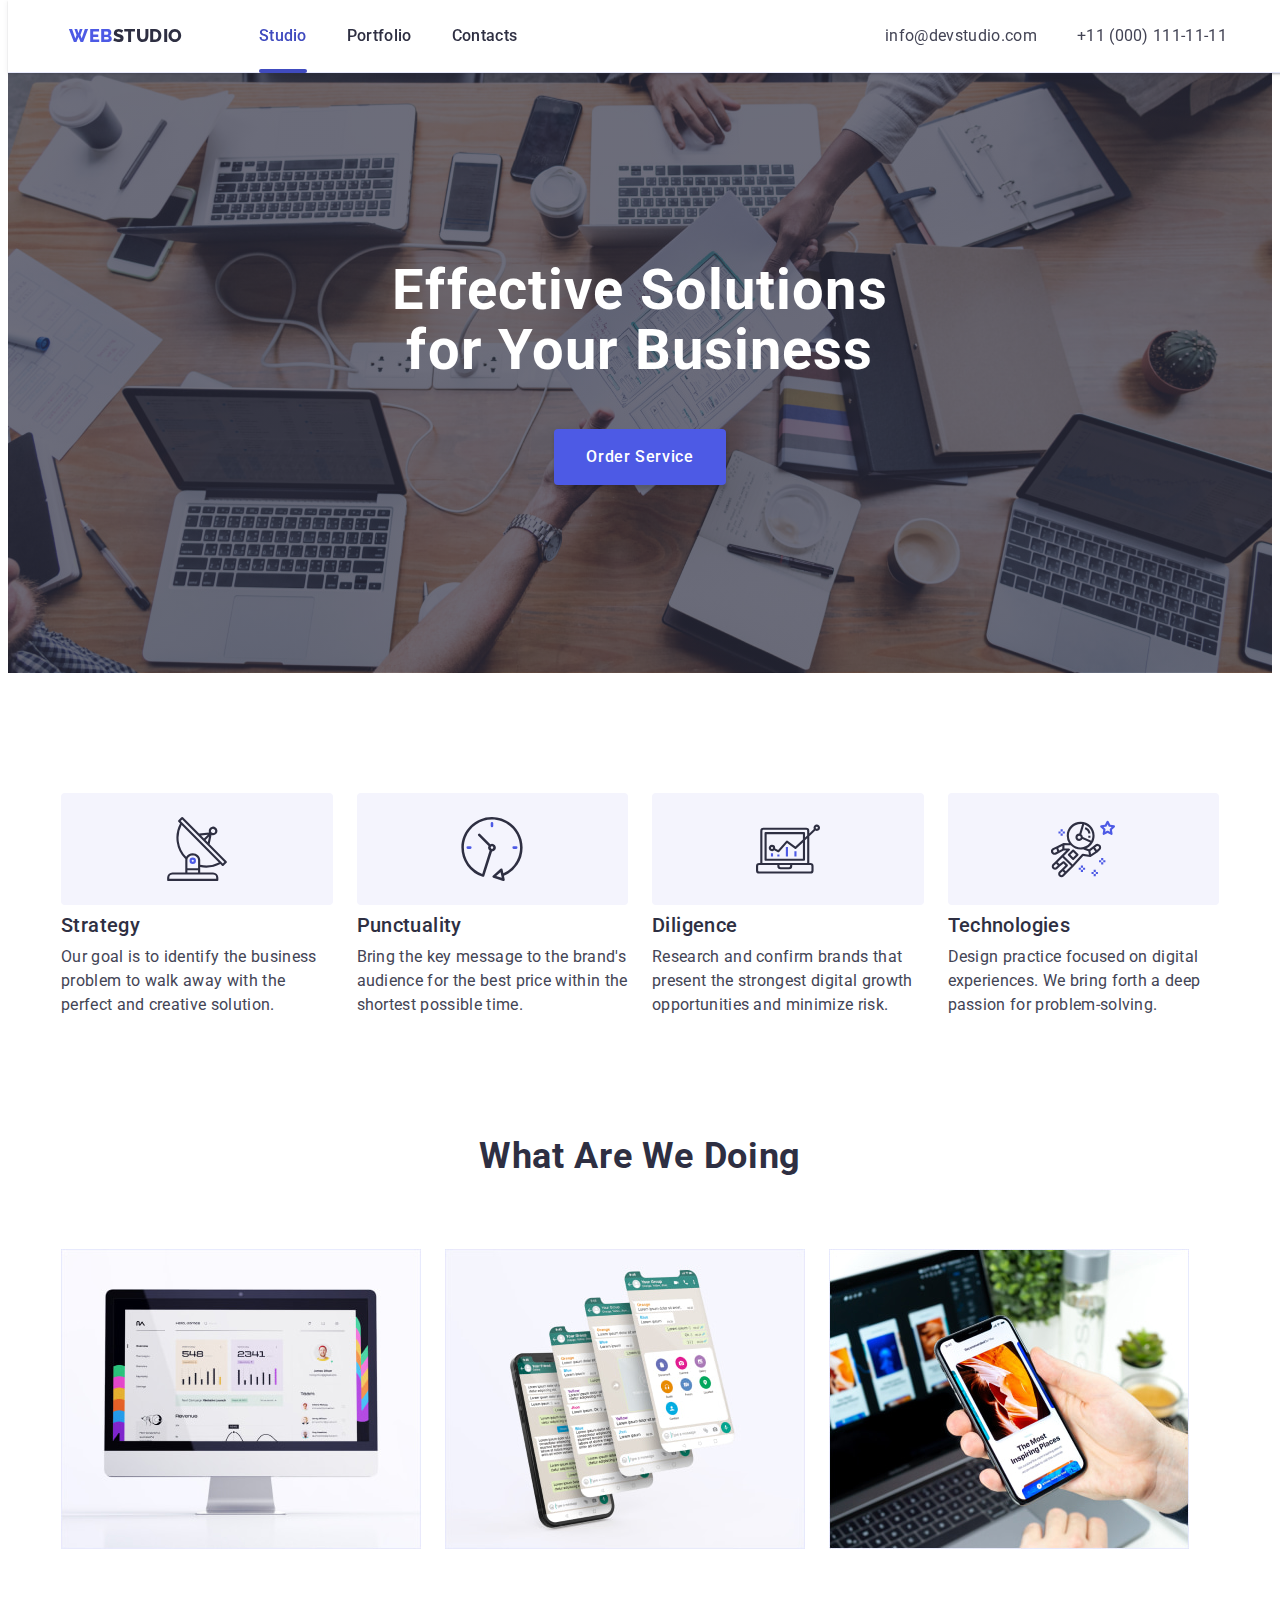
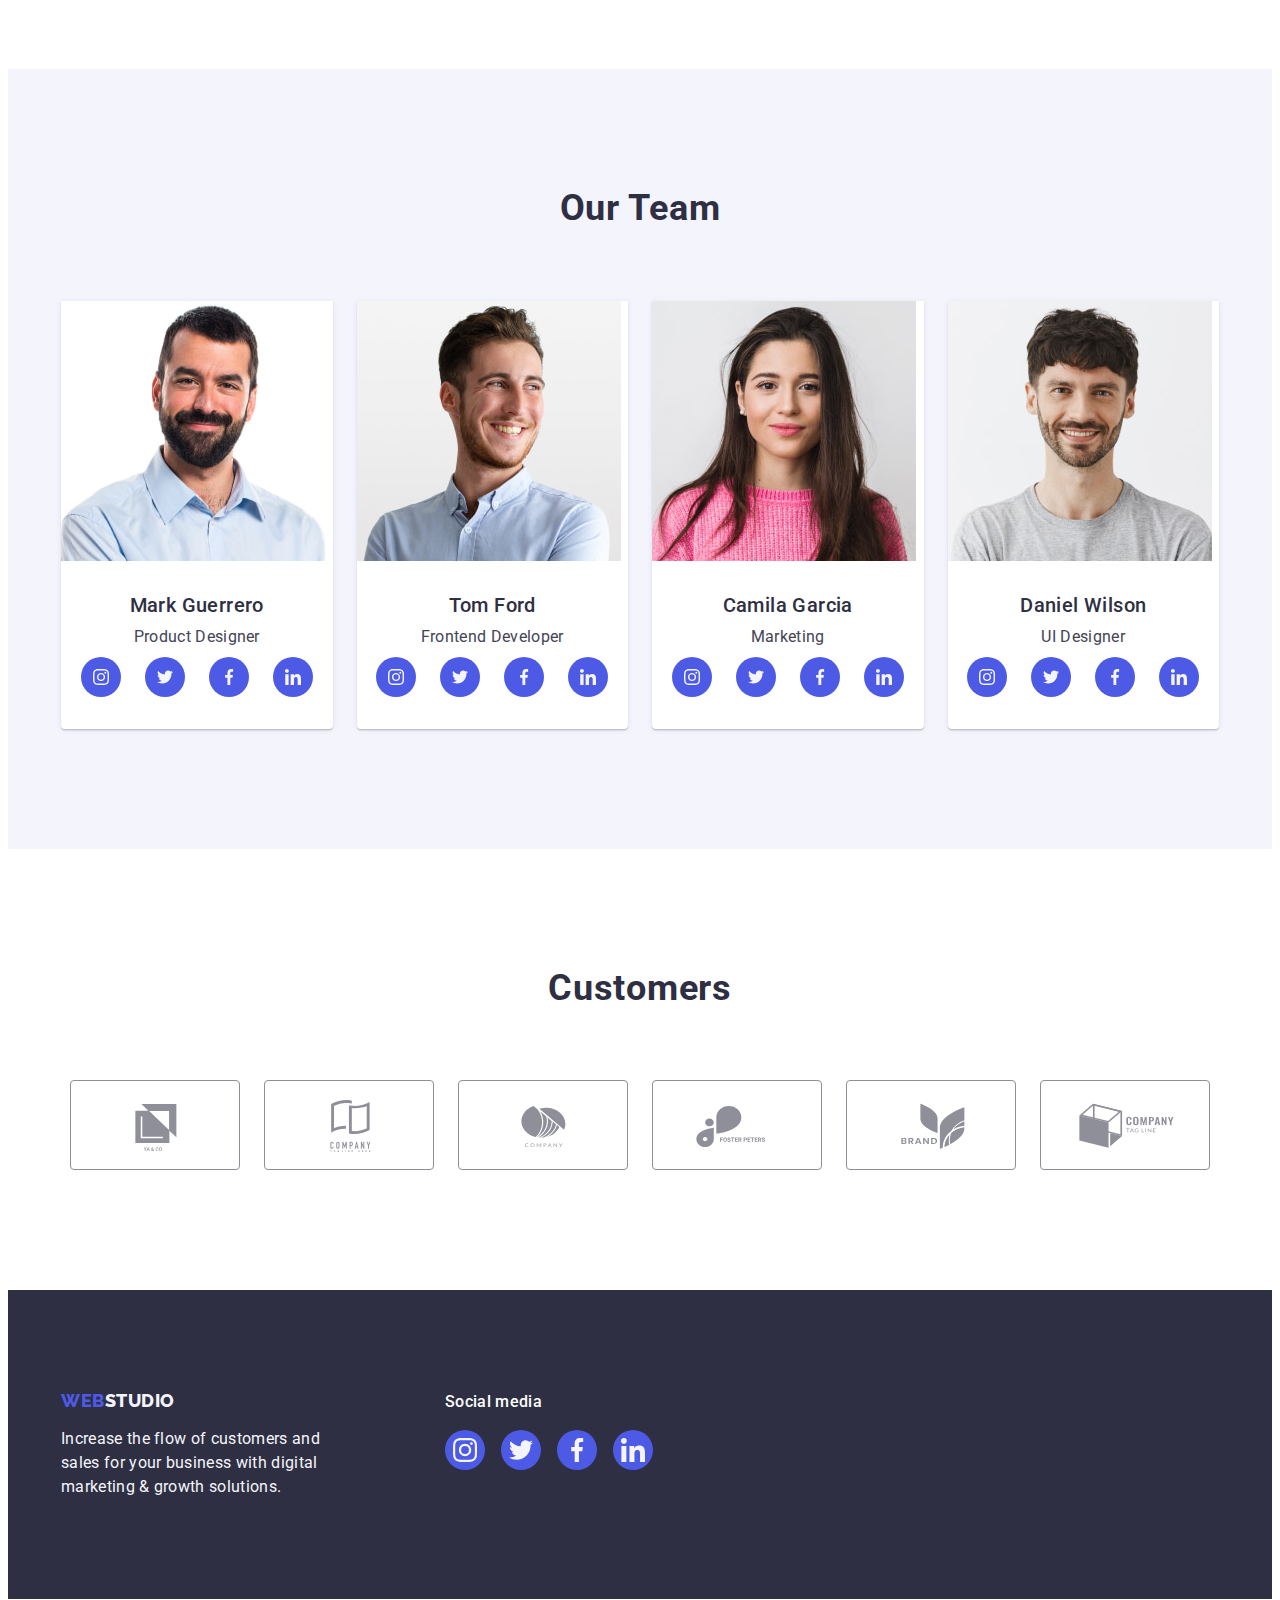
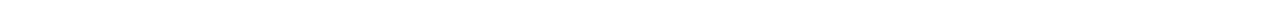
<file: index.html>
<!DOCTYPE html>
<html lang="en">
  <head>
    <meta charset="UTF-8" />
    <meta http-equiv="X-UA-Compatible" content="IE=edge" />
    <meta name="viewport" content="width=device-width, initial-scale=1.0" />
    <title>Document</title>
    <!-- Fonts styles -->
    <link rel="preconnect" href="https://fonts.googleapis.com" />
    <link rel="preconnect" href="https://fonts.gstatic.com" crossorigin />
    <link
      href="https://fonts.googleapis.com/css2?family=Raleway:wght@800&family=Roboto:wght@400;500;700;900&display=swap"
      rel="stylesheet"
    />
    <!-- Custom styles -->
    <link
      rel="stylesheet"
      href="https://cdnjs.cloudflare.com/ajax/libs/modern-normalize/1.1.0/modern-normalize.min.css"
      integrity="sha512-wpPYUAdjBVSE4KJnH1VR1HeZfpl1ub8YT/NKx4PuQ5NmX2tKuGu6U/JRp5y+Y8XG2tV+wKQpNHVUX03MfMFn9Q=="
      crossorigin="anonymous"
      referrerpolicy="no-referrer"
    />
    <link rel="stylesheet" href="./css/styles.css" />
  </head>
  <body>
    <!--Header section-->
    <header class="header">
      <div class="header-container container">
        <nav class="header-nav">
          <a class="logo link" href="./index.html"
            >Web<span class="logo-text">Studio</span>
          </a>
          <ul class="header-nav-list list">
            <li class="header-nav-item">
              <a class="header-nav-link link active" href="./index.html"
                >Studio</a
              >
            </li>
            <li class="header-nav-item">
              <a class="header-nav-link link" href="./portfolio.html"
                >Portfolio</a
              >
            </li>
            <li class="header-nav-item">
              <a class="header-nav-link link" href="">Contacts</a>
            </li>
          </ul>
        </nav>
        <address class="header-address">
          <ul class="address-list list">
            <li class="address-item">
              <a class="address-link link" href="mailto:info@devstudio.com"
                >info@devstudio.com</a
              >
            </li>
            <li class="address-item">
              <a class="address-link link" href="tel:+110001111111"
                >+11 (000) 111-11-11</a
              >
            </li>
          </ul>
        </address>
      </div>
    </header>

    <!-- Main section -->
    <main>
      <!-- Hero section -->
      <section class="hero">
        <div class="container">
          <h1 class="hero-title">Effective Solutions for Your Business</h1>
          <button
            class="hero-button hero-button-light"
            type="button"
            data-modal-open
          >
            Order Service
          </button>
        </div>
      </section>
      <!-- About section -->
      <section class="about section">
        <div class="container">
          <h2 hidden class="visually-hidden">About</h2>
          <ul class="about-list list">
            <li class="about-item">
              <div class="about-container">
                <svg class="about-icon" width="64" height="64">
                  <use href="./images/icons.svg#antenna"></use>
                </svg>
              </div>
              <h3 class="subtitle about-subtitle">Strategy</h3>
              <p class="description about-description">
                Our goal is to identify the business problem to walk away with
                the perfect and creative solution.
              </p>
            </li>
            <li class="about-item">
              <div class="about-container">
                <svg class="about-icon" width="64" height="64">
                  <use href="./images/icons.svg#clock"></use>
                </svg>
              </div>
              <h3 class="subtitle about-subtitle">Punctuality</h3>
              <p class="description about-description">
                Bring the key message to the brand's audience for the best price
                within the shortest possible time.
              </p>
            </li>
            <li class="about-item">
              <div class="about-container">
                <svg class="about-icon" width="64" height="64">
                  <use href="./images/icons.svg#diagram"></use>
                </svg>
              </div>
              <h3 class="subtitle about-subtitle">Diligence</h3>
              <p class="description about-description">
                Research and confirm brands that present the strongest digital
                growth opportunities and minimize risk.
              </p>
            </li>
            <li class="about-item">
              <div class="about-container">
                <svg class="about-icon" width="64" height="64">
                  <use href="./images/icons.svg#astronaut"></use>
                </svg>
              </div>
              <h3 class="subtitle about-subtitle">Technologies</h3>
              <p class="description about-description">
                Design practice focused on digital experiences. We bring forth a
                deep passion for problem-solving.
              </p>
            </li>
          </ul>
        </div>
      </section>
      <!-- Services section -->
      <section class="services section">
        <div class="container">
          <h2 class="services-title title">What are we doing</h2>
          <ul class="services-list card-set list">
            <li class="services-item card-set-item">
              <img
                class="services-img"
                src="./images/services/desktop.jpg"
                alt="Desctop image"
                width="360"
              />
            </li>
            <li class="services-item card-set-item">
              <img
                class="services-img"
                src="./images/services/phones.jpg"
                alt="Phones image"
                width="360"
              />
            </li>
            <li class="services-item card-set-item">
              <img
                class="services-img"
                src="./images/services/laptop.jpg"
                alt="Laptop image"
                width="360"
              />
            </li>
          </ul>
        </div>
      </section>
      <!-- Team section -->
      <section class="team section">
        <div class="container">
          <h2 class="team-title title">Our Team</h2>
          <ul class="team-list card-set list">
            <li class="card-set-item team-item">
              <img
                class="team-img"
                src="./images/team/mark-guerrero.jpg"
                alt="Photo of Mark Guerrero"
                width="264"
              />
              <div class="team-wrapper">
                <h3 class="subtitle">Mark Guerrero</h3>
                <p class="description team-description">Product Designer</p>
                <ul class="socials list">
                  <li class="socials-item">
                    <a
                      class="socials-link link"
                      href=""
                      target="_blank"
                      rel="noopener no-referrer"
                      aria-label="Instagram icon"
                    >
                      <svg class="socials-icon" width="16" height="16">
                        <use href="./images/icons.svg#instagram"></use>
                      </svg>
                    </a>
                  </li>
                  <li class="socials-item">
                    <a
                      class="socials-link link"
                      href=""
                      target="_blank"
                      rel="noopener no-referrer"
                      aria-label="Twitter icon"
                    >
                      <svg class="socials-icon" width="16" height="16">
                        <use href="./images/icons.svg#twitter"></use>
                      </svg>
                    </a>
                  </li>
                  <li class="socials-item">
                    <a
                      class="socials-link link"
                      href=""
                      target="_blank"
                      rel="noopener no-referrer"
                      aria-label="Facebook icon"
                    >
                      <svg class="socials-icon" width="16" height="16">
                        <use href="./images/icons.svg#facebook"></use>
                      </svg>
                    </a>
                  </li>
                  <li class="socials-item">
                    <a
                      class="socials-link link"
                      href=""
                      target="_blank"
                      rel="noopener no-referrer"
                      aria-label="Linkedin icon"
                    >
                      <svg class="socials-icon" width="16" height="16">
                        <use href="./images/icons.svg#linkedin"></use>
                      </svg>
                    </a>
                  </li>
                </ul>
              </div>
            </li>
            <li class="card-set-item team-item">
              <img
                class="team-img"
                src="./images/team/tom-ford.jpg"
                alt="Photo of Tom Ford"
                width="264"
              />
              <div class="team-wrapper">
                <h3 class="subtitle">Tom Ford</h3>
                <p class="description team-description">Frontend Developer</p>
                <ul class="socials list">
                  <li class="socials-item">
                    <a
                      class="socials-link link"
                      href=""
                      target="_blank"
                      rel="noopener no-referrer"
                      aria-label="Instagram icon"
                    >
                      <svg class="socials-icon" width="16" height="16">
                        <use href="./images/icons.svg#instagram"></use>
                      </svg>
                    </a>
                  </li>
                  <li class="socials-item">
                    <a
                      class="socials-link link"
                      href=""
                      target="_blank"
                      rel="noopener no-referrer"
                      aria-label="Twitter icon"
                    >
                      <svg class="socials-icon" width="16" height="16">
                        <use href="./images/icons.svg#twitter"></use>
                      </svg>
                    </a>
                  </li>
                  <li class="socials-item">
                    <a
                      class="socials-link link"
                      href=""
                      target="_blank"
                      rel="noopener no-referrer"
                      aria-label="Facebook icon"
                    >
                      <svg class="socials-icon" width="16" height="16">
                        <use href="./images/icons.svg#facebook"></use>
                      </svg>
                    </a>
                  </li>
                  <li class="socials-item">
                    <a
                      class="socials-link link"
                      href=""
                      target="_blank"
                      rel="noopener no-referrer"
                      aria-label="Linkedin icon"
                    >
                      <svg class="socials-icon" width="16" height="16">
                        <use href="./images/icons.svg#linkedin"></use>
                      </svg>
                    </a>
                  </li>
                </ul>
              </div>
            </li>
            <li class="card-set-item team-item">
              <img
                class="team-img"
                src="./images/team/camila-garsia.jpg"
                alt="Photo of Camila Garcia"
                width="264"
              />
              <div class="team-wrapper">
                <h3 class="subtitle">Camila Garcia</h3>
                <p class="description team-description">Marketing</p>
                <ul class="socials list">
                  <li class="socials-item">
                    <a
                      class="socials-link link"
                      href=""
                      target="_blank"
                      rel="noopener no-referrer"
                      aria-label="Instagram icon"
                    >
                      <svg class="socials-icon" width="16" height="16">
                        <use href="./images/icons.svg#instagram"></use>
                      </svg>
                    </a>
                  </li>
                  <li class="socials-item">
                    <a
                      class="socials-link link"
                      href=""
                      target="_blank"
                      rel="noopener no-referrer"
                      aria-label="Twitter icon"
                    >
                      <svg class="socials-icon" width="16" height="16">
                        <use href="./images/icons.svg#twitter"></use>
                      </svg>
                    </a>
                  </li>
                  <li class="socials-item">
                    <a
                      class="socials-link link"
                      href=""
                      target="_blank"
                      rel="noopener no-referrer"
                      aria-label="Facebook icon"
                    >
                      <svg class="socials-icon" width="16" height="16">
                        <use href="./images/icons.svg#facebook"></use>
                      </svg>
                    </a>
                  </li>
                  <li class="socials-item">
                    <a
                      class="socials-link link"
                      href=""
                      target="_blank"
                      rel="noopener no-referrer"
                      aria-label="Linkedin icon"
                    >
                      <svg class="socials-icon" width="16" height="16">
                        <use href="./images/icons.svg#linkedin"></use>
                      </svg>
                    </a>
                  </li>
                </ul>
              </div>
            </li>
            <li class="card-set-item team-item">
              <img
                class="team-img"
                src="./images/team/daniel-wilson.jpg"
                alt="Photo of Daniel Wilson"
                width="264"
              />
              <div class="team-wrapper">
                <h3 class="subtitle">Daniel Wilson</h3>
                <p class="description team-description">UI Designer</p>
                <ul class="socials list">
                  <li class="socials-item">
                    <a
                      class="socials-link link"
                      href=""
                      target="_blank"
                      rel="noopener no-referrer"
                      aria-label="Instagram icon"
                    >
                      <svg class="socials-icon" width="16" height="16">
                        <use href="./images/icons.svg#instagram"></use>
                      </svg>
                    </a>
                  </li>
                  <li class="socials-item">
                    <a
                      class="socials-link link"
                      href=""
                      target="_blank"
                      rel="noopener no-referrer"
                      aria-label="Twitter icon"
                    >
                      <svg class="socials-icon" width="16" height="16">
                        <use href="./images/icons.svg#twitter"></use>
                      </svg>
                    </a>
                  </li>
                  <li class="socials-item">
                    <a
                      class="socials-link link"
                      href=""
                      target="_blank"
                      rel="noopener no-referrer"
                      aria-label="Facebook icon"
                    >
                      <svg class="socials-icon" width="16" height="16">
                        <use href="./images/icons.svg#facebook"></use>
                      </svg>
                    </a>
                  </li>
                  <li class="socials-item">
                    <a
                      class="socials-link link"
                      href=""
                      target="_blank"
                      rel="noopener no-referrer"
                      aria-label="Linkedin icon"
                    >
                      <svg class="socials-icon" width="16" height="16">
                        <use href="./images/icons.svg#linkedin"></use>
                      </svg>
                    </a>
                  </li>
                </ul>
              </div>
            </li>
          </ul>
        </div>
      </section>
      <!-- Customers section -->
      <section class="customers">
        <div class="container">
          <h2 class="customers-title title">Customers</h2>
          <ul class="customers-list list">
            <li class="customer-item">
              <a
                class="customers-link link"
                href=""
                target="_blank"
                rel="noopener no-referrer"
                aria-label="Logo one icon"
              >
                <svg class="customers-icon" width="104" height="56">
                  <use href="./images/icons.svg#logo-one"></use>
                </svg>
              </a>
            </li>
            <li class="customer-item">
              <a
                class="customers-link link"
                href=""
                target="_blank"
                rel="noopener no-referrer"
                aria-label="Logo two icon"
              >
                <svg class="customers-icon" width="104" height="56">
                  <use href="./images/icons.svg#logo-two"></use>
                </svg>
              </a>
            </li>
            <li class="customer-item">
              <a
                class="customers-link link"
                href=""
                target="_blank"
                rel="noopener no-referrer"
                aria-label="Logo three icon"
              >
                <svg class="customers-icon" width="104" height="56">
                  <use href="./images/icons.svg#logo-three"></use>
                </svg>
              </a>
            </li>
            <li class="customer-item">
              <a
                class="customers-link link"
                href=""
                target="_blank"
                rel="noopener no-referrer"
                aria-label="Logo four icon"
              >
                <svg class="customers-icon" width="104" height="56">
                  <use href="./images/icons.svg#logo-four"></use>
                </svg>
              </a>
            </li>
            <li class="customer-item">
              <a
                class="customers-link link"
                href=""
                target="_blank"
                rel="noopener no-referrer"
                aria-label="Logo five icon"
              >
                <svg class="customers-icon" width="104" height="56">
                  <use href="./images/icons.svg#logo-five"></use>
                </svg>
              </a>
            </li>
            <li class="customer-item">
              <a
                class="customers-link link"
                href=""
                target="_blank"
                rel="noopener no-referrer"
                aria-label="logo six icon"
              >
                <svg class="customers-icon" width="104" height="56">
                  <use href="./images/icons.svg#logo-six"></use>
                </svg>
              </a>
            </li>
          </ul>
        </div>
      </section>
    </main>
    <!-- Footer section -->
    <footer class="footer">
      <div class="container footer-container">
        <div class="footer-logo-container">
          <a class="logo footer-link link" href="./index.html"
            >Web<span class="footer-logo-text">Studio</span></a
          >
          <p class="description footer-description">
            Increase the flow of customers and sales for your business with
            digital marketing & growth solutions.
          </p>
        </div>
        <div>
          <p class="footer-socials-description">Social media</p>
          <ul class="socials footer-socials-list list">
            <li class="footer-socials-item">
              <a
                class="footer-socials-link link"
                href=""
                target="_blank"
                rel="noopener no-referrer"
                aria-label="Instagram icon"
              >
                <svg class="socials-icon" width="24" height="24">
                  <use href="./images/icons.svg#instagram"></use>
                </svg>
              </a>
            </li>
            <li class="footer-socials-item">
              <a
                class="footer-socials-link link"
                href=""
                target="_blank"
                rel="noopener no-referrer"
                aria-label="Twitter icon"
              >
                <svg class="socials-icon" width="24" height="24">
                  <use href="./images/icons.svg#twitter"></use>
                </svg>
              </a>
            </li>
            <li class="footer-socials-item">
              <a
                class="footer-socials-link link"
                href=""
                target="_blank"
                rel="noopener no-referrer"
                aria-label="Facebook icon"
              >
                <svg class="socials-icon" width="24" height="24">
                  <use href="./images/icons.svg#facebook"></use>
                </svg>
              </a>
            </li>
            <li class="footer-socials-item">
              <a
                class="footer-socials-link link"
                href=""
                target="_blank"
                rel="noopener no-referrer"
                aria-label="Linkedin icon"
              >
                <svg class="socials-icon" width="24" height="24">
                  <use href="./images/icons.svg#linkedin"></use>
                </svg>
              </a>
            </li>
          </ul>
        </div>
      </div>
    </footer>
    <!-- Modal window -->
    <div class="backdrop is-hidden" data-modal>
      <div class="modal">
        <button class="modal-close-button" type="button" data-modal-close>
          <svg class="modal-close-icon" width="8" height="8">
            <use href="./images/icons.svg#close-icon"></use>
          </svg>
        </button>
      </div>
    </div>
    <script src="./js/modal.js"></script>
  </body>
</html>
</file>
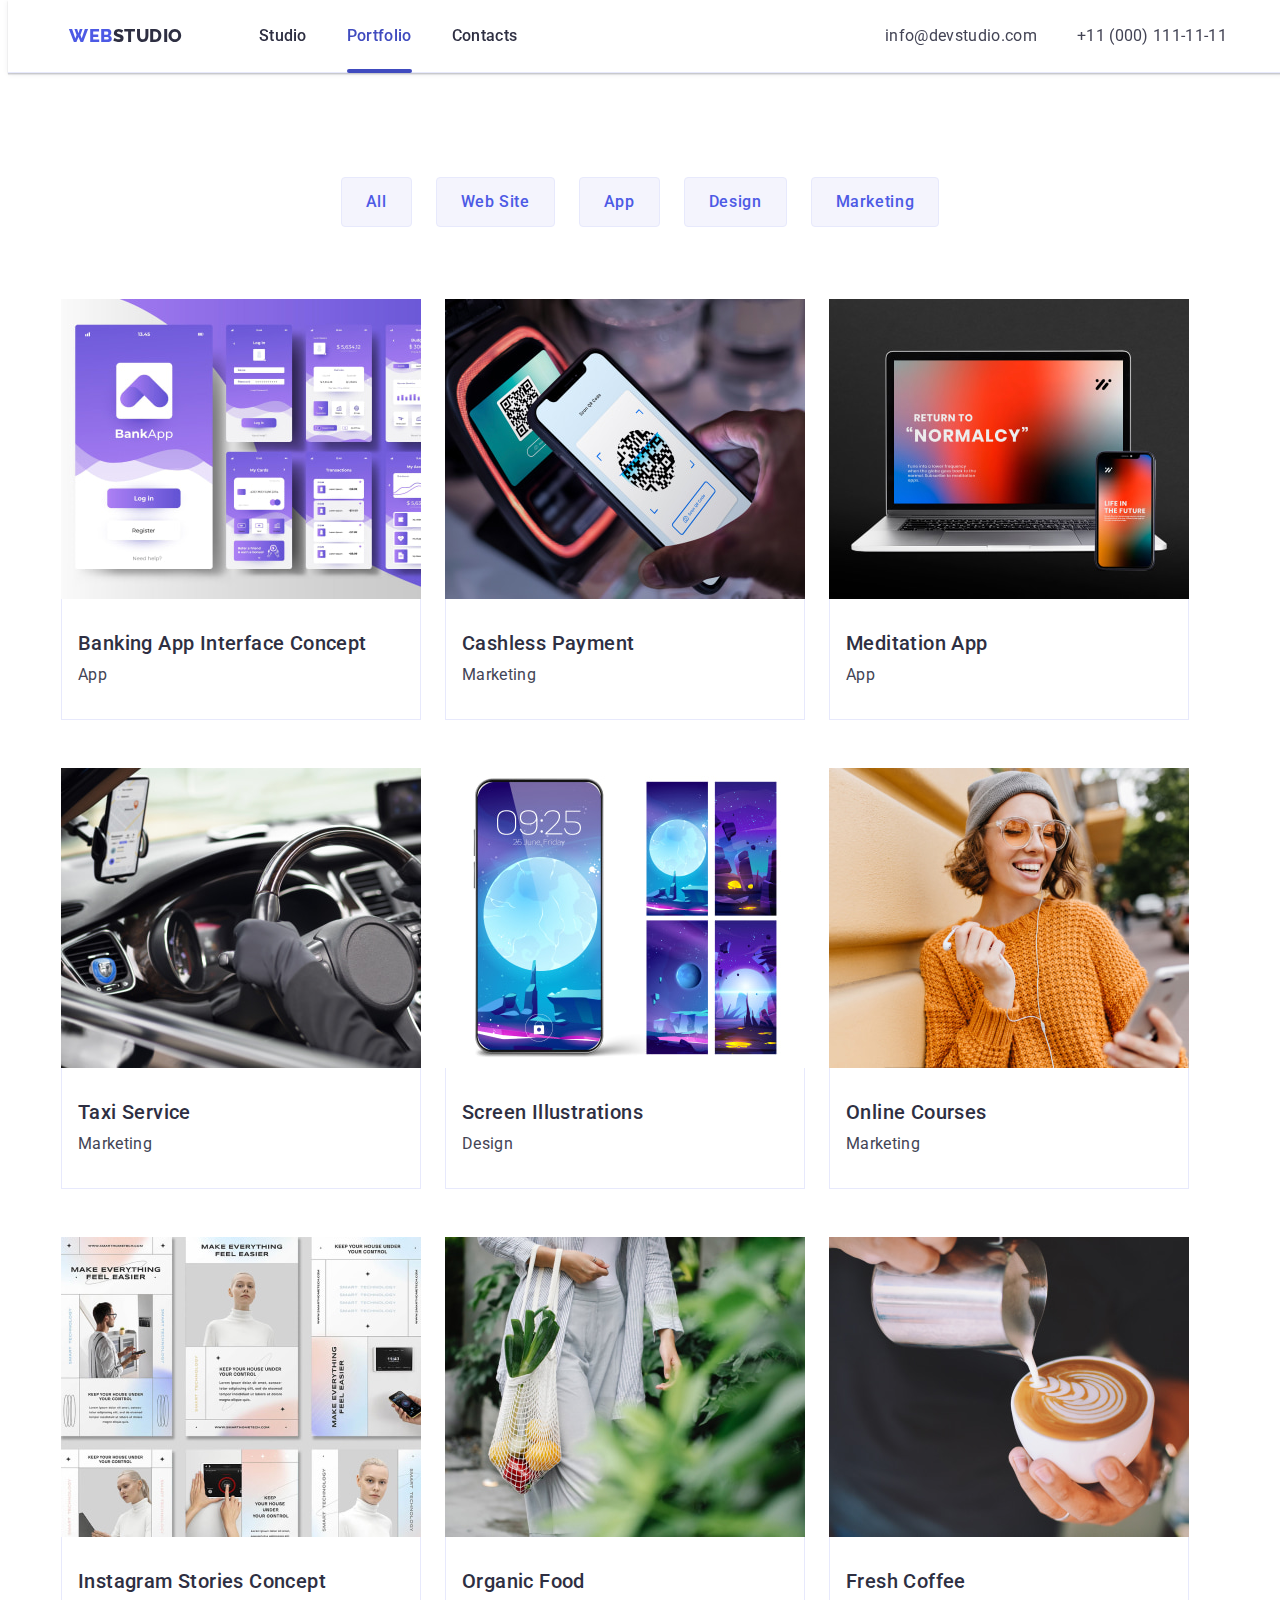
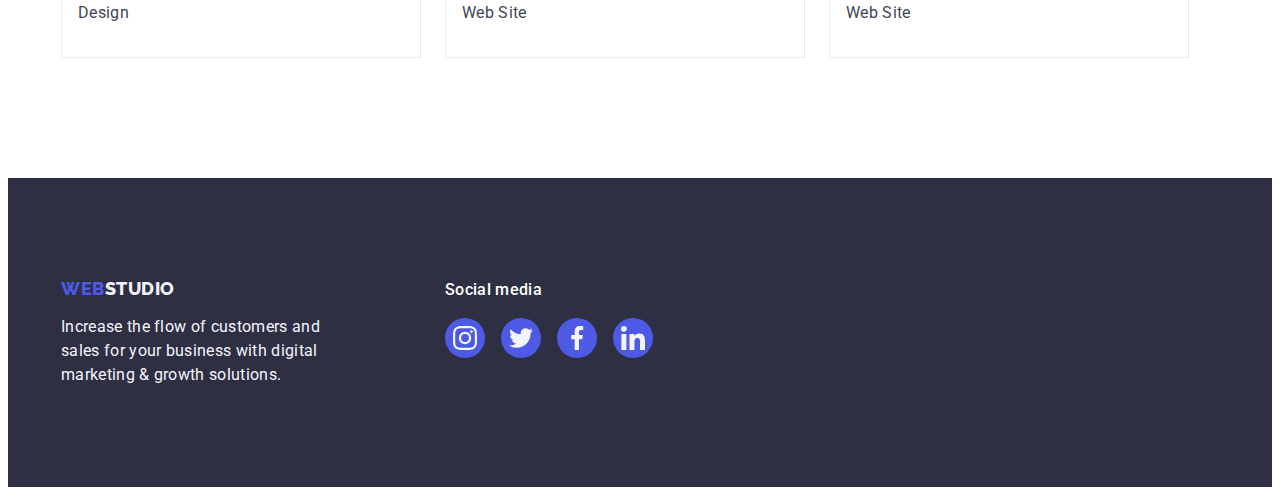
<file: portfolio.html>
<!DOCTYPE html>
<html lang="en">
  <head>
    <meta charset="UTF-8" />
    <meta http-equiv="X-UA-Compatible" content="IE=edge" />
    <meta name="viewport" content="width=device-width, initial-scale=1.0" />
    <title>Document</title>
    <!-- Fonts styles -->
    <link rel="preconnect" href="https://fonts.googleapis.com" />
    <link rel="preconnect" href="https://fonts.gstatic.com" crossorigin />
    <link
      href="https://fonts.googleapis.com/css2?family=Raleway:wght@800&family=Roboto:wght@400;500;700;900&display=swap"
      rel="stylesheet"
    />
    <!-- Custom styles -->
    <link
      rel="stylesheet"
      href="https://cdnjs.cloudflare.com/ajax/libs/modern-normalize/1.1.0/modern-normalize.min.css"
      integrity="sha512-wpPYUAdjBVSE4KJnH1VR1HeZfpl1ub8YT/NKx4PuQ5NmX2tKuGu6U/JRp5y+Y8XG2tV+wKQpNHVUX03MfMFn9Q=="
      crossorigin="anonymous"
      referrerpolicy="no-referrer"
    />
    <link rel="stylesheet" href="./css/styles.css" />
  </head>
  <body>
    <!--Header section-->
    <header class="header">
      <div class="header-container container">
        <nav class="header-nav">
          <a class="logo link" href="./index.html"
            >Web<span class="logo-text">Studio</span>
          </a>
          <ul class="header-nav-list list">
            <li class="header-nav-item">
              <a class="header-nav-link link" href="./index.html">Studio</a>
            </li>
            <li class="header-nav-item">
              <a class="header-nav-link link active" href="./portfolio.html"
                >Portfolio</a
              >
            </li>
            <li class="header-nav-item">
              <a class="header-nav-link link" href="">Contacts</a>
            </li>
          </ul>
        </nav>
        <address class="header-address">
          <ul class="address-list list">
            <li class="address-item">
              <a class="address-link link" href="mailto:info@devstudio.com"
                >info@devstudio.com</a
              >
            </li>
            <li class="address-item">
              <a class="address-link link" href="tel:+110001111111"
                >+11 (000) 111-11-11</a
              >
            </li>
          </ul>
        </address>
      </div>
    </header>

    <!-- Main section -->
    <main>
      <!-- Content section -->
      <section class="section content">
        <div class="container">
          <h1 class="visually-hidden">Content</h1>
          <ul class="content-list list">
            <li class="content-item">
              <button class="content-button btn-light" type="button">
                All
              </button>
            </li>
            <li class="content-item">
              <button class="content-button btn-light" type="button">
                Web Site
              </button>
            </li>
            <li class="content-item">
              <button class="content-button btn-light" type="button">
                App
              </button>
            </li>
            <li class="content-item">
              <button class="content-button btn-light" type="button">
                Design
              </button>
            </li>
            <li class="content-item">
              <button class="content-button btn-light" type="button">
                Marketing
              </button>
            </li>
          </ul>
          <!-- Projects -->
          <ul class="projects-list card-set list">
            <li class="projects-item card-set-item">
              <a class="projects-shadow link" href="">
                <div class="projects-thumb">
                  <img
                    class="projects-img"
                    src="./images/projects/banking-app.jpg"
                    alt="Banking App Interface Concept image"
                    width="360"
                  />

                  <p class="overlay">
                    14 Stylish and User-Friendly App Design Concepts · Task
                    Manager App · Calorie Tracker App · Exotic Fruit Ecommerce
                    App · Cloud Storage App
                  </p>
                </div>
                <div class="projects-description">
                  <h2 class="subtitle">Banking App Interface Concept</h2>
                  <p class="description">App</p>
                </div>
              </a>
            </li>
            <li class="projects-item card-set-item">
              <a class="projects-shadow link" href="">
                <div class="projects-thumb">
                  <img
                    class="projects-img"
                    src="./images/projects/cashless-payment.jpg"
                    alt="Cashless Payment image"
                    width="360"
                  />

                  <p class="overlay">
                    14 Stylish and User-Friendly App Design Concepts · Task
                    Manager App · Calorie Tracker App · Exotic Fruit Ecommerce
                    App · Cloud Storage App
                  </p>
                </div>
                <div class="projects-description">
                  <h2 class="subtitle">Cashless Payment</h2>
                  <p class="description">Marketing</p>
                </div>
              </a>
            </li>
            <li class="projects-item card-set-item">
              <a class="projects-shadow link" href="">
                <div class="projects-thumb">
                  <img
                    class="projects-img"
                    src="./images/projects/meditation-app.jpg"
                    alt="Meditation App image"
                    width="360"
                  />

                  <p class="overlay">
                    14 Stylish and User-Friendly App Design Concepts · Task
                    Manager App · Calorie Tracker App · Exotic Fruit Ecommerce
                    App · Cloud Storage App
                  </p>
                </div>
                <div class="projects-description">
                  <h2 class="subtitle">Meditation App</h2>
                  <p class="description">App</p>
                </div>
              </a>
            </li>
            <li class="projects-item card-set-item">
              <a class="projects-shadow link" href="">
                <div class="projects-thumb">
                  <img
                    class="projects-img"
                    src="./images/projects/taxi-service.jpg"
                    alt="Taxi Service image"
                    width="360"
                  />

                  <p class="overlay">
                    14 Stylish and User-Friendly App Design Concepts · Task
                    Manager App · Calorie Tracker App · Exotic Fruit Ecommerce
                    App · Cloud Storage App
                  </p>
                </div>
                <div class="projects-description">
                  <h2 class="subtitle">Taxi Service</h2>
                  <p class="description">Marketing</p>
                </div>
              </a>
            </li>
            <li class="projects-item card-set-item">
              <a class="projects-shadow link" href="">
                <div class="projects-thumb">
                  <img
                    class="projects-img"
                    src="./images/projects/screen-illustrations.jpg"
                    alt="Screen Illustrations image"
                    width="360"
                  />

                  <p class="overlay">
                    14 Stylish and User-Friendly App Design Concepts · Task
                    Manager App · Calorie Tracker App · Exotic Fruit Ecommerce
                    App · Cloud Storage App
                  </p>
                </div>
                <div class="projects-description">
                  <h2 class="subtitle">Screen Illustrations</h2>
                  <p class="description">Design</p>
                </div>
              </a>
            </li>
            <li class="projects-item card-set-item">
              <a class="projects-shadow link" href="">
                <div class="projects-thumb">
                  <img
                    class="projects-img"
                    src="./images/projects/online-courses.jpg"
                    alt="Online Courses image"
                    width="360"
                  />

                  <p class="overlay">
                    14 Stylish and User-Friendly App Design Concepts · Task
                    Manager App · Calorie Tracker App · Exotic Fruit Ecommerce
                    App · Cloud Storage App
                  </p>
                </div>
                <div class="projects-description">
                  <h2 class="subtitle">Online Courses</h2>
                  <p class="description">Marketing</p>
                </div>
              </a>
            </li>
            <li class="projects-item card-set-item">
              <a class="projects-shadow link" href="">
                <div class="projects-thumb">
                  <img
                    class="projects-img"
                    src="./images/projects/instagram-stories.jpg"
                    alt="Instagram Stories Concept image"
                    width="360"
                  />

                  <p class="overlay">
                    14 Stylish and User-Friendly App Design Concepts · Task
                    Manager App · Calorie Tracker App · Exotic Fruit Ecommerce
                    App · Cloud Storage App
                  </p>
                </div>
                <div class="projects-description">
                  <h2 class="subtitle">Instagram Stories Concept</h2>
                  <p class="description">Design</p>
                </div>
              </a>
            </li>
            <li class="projects-item card-set-item">
              <a class="projects-shadow link" href="">
                <div class="projects-thumb">
                  <img
                    class="projects-img"
                    src="./images/projects/organic-food.jpg"
                    alt="Organic Food image"
                    width="360"
                  />

                  <p class="overlay">
                    14 Stylish and User-Friendly App Design Concepts · Task
                    Manager App · Calorie Tracker App · Exotic Fruit Ecommerce
                    App · Cloud Storage App
                  </p>
                </div>
                <div class="projects-description">
                  <h2 class="subtitle">Organic Food</h2>
                  <p class="description">Web Site</p>
                </div>
              </a>
            </li>
            <li class="projects-item card-set-item">
              <a class="projects-shadow link" href="">
                <div class="projects-thumb">
                  <img
                    class="projects-img"
                    src="./images/projects/fresh-coffee.jpg"
                    alt="Fresh Coffee image"
                    width="360"
                  />

                  <p class="overlay">
                    14 Stylish and User-Friendly App Design Concepts · Task
                    Manager App · Calorie Tracker App · Exotic Fruit Ecommerce
                    App · Cloud Storage App
                  </p>
                </div>
                <div class="projects-description">
                  <h2 class="subtitle">Fresh Coffee</h2>
                  <p class="description">Web Site</p>
                </div>
              </a>
            </li>
          </ul>
        </div>
      </section>
    </main>

    <!-- Footer section -->
    <footer class="footer">
      <div class="container footer-container">
        <div class="footer-logo-container">
          <a class="logo footer-link link" href="./index.html"
            >Web<span class="footer-logo-text">Studio</span></a
          >
          <p class="description footer-description">
            Increase the flow of customers and sales for your business with
            digital marketing & growth solutions.
          </p>
        </div>
        <div>
          <p class="footer-socials-description">Social media</p>
          <ul class="socials footer-socials-list list">
            <li class="footer-socials-item">
              <a
                class="footer-socials-link link"
                href=""
                target="_blank"
                rel="noopener no-referrer"
                aria-label="Instagram icon"
              >
                <svg class="socials-icon" width="24" height="24">
                  <use href="./images/icons.svg#instagram"></use>
                </svg>
              </a>
            </li>
            <li class="footer-socials-item">
              <a
                class="footer-socials-link link"
                href=""
                target="_blank"
                rel="noopener no-referrer"
                aria-label="Twitter icon"
              >
                <svg class="socials-icon" width="24" height="24">
                  <use href="./images/icons.svg#twitter"></use>
                </svg>
              </a>
            </li>
            <li class="footer-socials-item">
              <a
                class="footer-socials-link link"
                href=""
                target="_blank"
                rel="noopener no-referrer"
                aria-label="Facebook icon"
              >
                <svg class="socials-icon" width="24" height="24">
                  <use href="./images/icons.svg#facebook"></use>
                </svg>
              </a>
            </li>
            <li class="footer-socials-item">
              <a
                class="footer-socials-link link"
                href=""
                target="_blank"
                rel="noopener no-referrer"
                aria-label="Linkedin icon"
              >
                <svg class="socials-icon" width="24" height="24">
                  <use href="./images/icons.svg#linkedin"></use>
                </svg>
              </a>
            </li>
          </ul>
        </div>
      </div>
    </footer>
  </body>
</html>
</file>
<file: css/styles.css>
:root {
    /* colors */
    --title-text-color: #2E2F42;
    --primary-text-color: #434455;
    --primary-white-color: #ffffff;
    --primary-text-light-color: #F4F4FD;
    --dark-bg-color: #2E2F42;
    --primary-bg-color: #E5E5E5;
    --light-bg-color: #F4F4FD;
    --acent-color: #4D5AE5;
    --active-color: #404BBF;
    --icon-grey-color: #AFB1B8;
    /* додані через ФІГМУ */
    --color-green: #31d0aa;
    --color-light-slate: #8e8f99;
    --color-cornflower: #e7e9fc;
    --color-dairy: #fcfcfc;

    /* fonts */
    --primary-font: Roboto, sans-serif;
    --secondary-font: Raleway, sans-serif;

    /* others */
    --indent: 24px;
    --items: 4;

    --header-idx: 10;
    --modal-idx: 100;

    --animation-speed: 250ms;
}

/* normalize vs reset */
/* base styles */
body {
    font-family: Roboto, sans-serif;

    color: var(--primary-text-color);
    background-color: var(--primary-white-color);
}

/* reset start */
.visually-hidden {
    position: absolute;
    width: 1px;
    height: 1px;
    margin: -1px;
    border: 0;
    padding: 0;
    white-space: nowrap;
    clip-path: inset(100%);
    clip: rect(0 0 0 0);
    overflow: hidden;
}

/* reset start */
h1,
h2,
h3,
p {
    margin: 0;
}

img {
    display: block;
}

button: {
    cursor: pointer;
}

.list {
    padding: 0;
    margin: 0;
    list-style: none;
}

.link {
    color: inherit;
    text-decoration: none;
}

.logo {
    margin-right: 76px;

    font-family: raleway, sans-serif;
    font-weight: 800;
    font-size: 18px;
    line-height: 1.17;
    align-items: center;
    letter-spacing: 0.03em;
    text-transform: uppercase;

    color: var(--acent-color);
}

.section {
    padding-bottom: 120px;
}

.logo>.link {}

.logo-text {
    font-family: raleway, sans-serif;
    font-style: normal;
    font-weight: 800;
    font-size: 18px;
    line-height: 1.66;
    letter-spacing: 0.03em;
    text-transform: uppercase;

    color: var(--title-text-color);
}

.title {
    font-weight: 700;
    font-size: 36px;
    line-height: 1.11;
    text-align: center;
    letter-spacing: 0.02em;
    text-transform: capitalize;

    color: #2E2F42;
}

.subtitle {
    font-weight: 500;
    font-size: 20px;
    line-height: 1.2;
    letter-spacing: 0.02em;
    margin-bottom: 8px;

    color: var(--title-text-color);
}

.description {
    font-size: 16px;
    line-height: 1.5;
    letter-spacing: 0.02em;

    color: var(--primary-text-color);
}

.container {
    width: 1158px;
    margin: 0 auto;
    padding: 0 15px;

}

/* card set */
.card-set {
    display: flex;
    flex-wrap: wrap;
    gap: var(--indent);
}

.card-set-item {
    flex-basis: calc((100% - var(--indent) * (var(--items) - 1)) / var(--items));
}

/* Header styles */
.header {
    position: fixed;
    top: 0;
    background-color: var(--primary-white-color);
    width: 100%;
    z-index: var(--header-idx);
    box-shadow: 0px 2px 1px rgba(46, 47, 66, 0.08),
        0px 1px 1px rgba(46, 47, 66, 0.16),
        0px 1px 6px rgba(46, 47, 66, 0.08);
    border-bottom: 1px solid #E7E9FC;

}


.header-container {
    display: flex;
    align-items: center;

}

.header-nav {
    margin-right: auto;
    display: flex;
    align-items: center;
    color: var(--title-text-color);
}

.header-nav-list {
    display: flex;
    gap: 40px;
    align-items: center;
}

.header-nav-item {}

.header-nav-link {
    position: relative;
    padding-top: 24px;
    padding-bottom: 24px;
    display: block;
    font-weight: 500;
    font-size: 16px;
    line-height: 1.5;
    letter-spacing: 0.02em;

    color: var(--title-text-color);


}

.header-nav-link:hover,
.header-nav-link:focus {
    color: var(--active-color);
}

.header-nav-link.active {
    color: var(--active-color);
    transition: color var(--animation-speed) cubic-bezier(0.4, 0, 0.2, 1);
}

.header-nav-link::after {
    content: '';
    position: absolute;
    bottom: -1px;
    left: 0;
    display: block;
    width: 100%;
    height: 4px;
    border-radius: 2px;
    color: var(--active-color);
}

.header-nav-link.active::after {
    background-color: var(--active-color);
}

.header-address {
    font-style: normal;
}

.address-list {
    display: flex;
    align-items: center;
    gap: 40px;
}

.address-item {}

.address-link {
    display: block;
    padding-top: 24px;
    padding-bottom: 24px;
    font-size: 16px;
    line-height: 1.5;
    letter-spacing: 0.02em;

    color: var(--primary-text-color);

    transition: var(--active-color);
    transition: color var(--animation-speed) cubic-bezier(0.4, 0, 0.2, 1);
}

.address-link:hover,
.address-link:focus {
    color: var(--active-color);
}

/* Main styles */
/* Hero styles */
.hero {
    margin-top: 73px;
    max-width: 1440px;
    margin-left: auto;
    margin-right: auto;
    padding-top: 188px;
    padding-bottom: 188px;
    text-align: center;
    background-color: var(--title-text-color);
    background-image: linear-gradient(rgba(46, 47, 66, 0.7), rgba(46, 47, 66, 0.7)),
        url(../images/hero/hero-img.jpeg);
    background-repeat: no-repeat;
    background-position: center;
    background-size: cover;

}

.hero-title {
    margin-bottom: 48px;
    margin-left: auto;
    margin-right: auto;
    max-width: 496px;
    font-weight: 700;
    font-size: 56px;
    line-height: 1.07;
    letter-spacing: 0.02em;
    text-align: center;

    color: var(--primary-white-color);
}

.hero-button {
    display: block;
    padding: 16px 32px;
    margin-left: auto;
    margin-right: auto;
    min-width: 169px;
    height: 56px;
    border-radius: 4px;
    border: none;
    font-family: "Roboto", sans-serif;
    font-weight: 500;
    font-size: 16px;
    line-height: 1.5;
    letter-spacing: 0.04em;
    background-color: var(--acent-color);
    cursor: pointer;
    box-shadow: 0px 4px 4px rgba(0, 0, 0, 0.15);

    transition: background-color var(--animation-speed) cubic-bezier(0.4, 0, 0.2, 1);
}

.hero-button:hover,
.hero-button:focus {
    color: var(--primary-white-color);
    background-color: var(--active-color);
}

.hero-button-light {
    color: var(--primary-white-color);
}

/* About styles */
.about {
    padding-top: 120px;
}

.about-title {}

.about-list {
    display: flex;
    gap: 24px;

}

.about-item {
    width: calc((100% - 72px) / 4)
}

.about-container {
    display: flex;
    align-items: center;
    justify-content: center;
    height: 112px;
    background-color: var(--light-bg-color);
    border-radius: 4px;
    margin-bottom: 8px;

}

.about-icon {}


.about-subtitle {}

.about-description {}

/* Services styles */

.services {}

.services-title {
    margin-bottom: 72px;
}

.services-list {}

.services-item {}

.services-img {}

/* Team styles */
.team {
    padding: 120px 0;
    background-color: var(--light-bg-color);
}

.team-title {
    margin-bottom: 72px;
}

.team-list {}

.team-wrapper {
    padding: 32px 0;
    border-radius: 0 0 4px 4px;
}

.team-item {
    text-align: center;
    box-shadow: 0px 1px 6px rgba(46, 47, 66, 0.08), 0px 1px 1px rgba(46, 47, 66, 0.16), 0px 2px 1px rgba(46, 47, 66, 0.08);
    border-radius: 0px 0px 4px 4px;
    background-color: var(--primary-white-color);
}

.team-description {
    margin-bottom: 8px;
}



/* social icons */

.socials {
    display: flex;
    justify-content: center;
    align-items: center;
    gap: 24px;

}


.socials-link {
    display: flex;
    align-items: center;
    justify-content: center;
    border-radius: 50%;
    width: 40px;
    height: 40px;

    background-color: var(--acent-color);
    transition: background-color var(--animation-speed) cubic-bezier(0.4, 0, 0.2, 1);
}

.socials-link:hover,
.socials-link:focus {
    background-color: var(--active-color);
}

.socials-icon {
    fill: var(--light-bg-color);
}

.team-img {}

.team-subtitle {}

.team-description {}

/* Customers styles */
.customers {
    padding-top: 120px;
    padding-bottom: 120px;
}

.customers-title {
    line-height: 1.1;
    margin-bottom: 72px;
}

.customers-list {
    display: flex;
    justify-content: center;
    align-items: center;
    gap: 24px;
}

.customers-link {
    display: flex;
    align-items: center;
    justify-content: center;
    border: 1px solid var(--color-light-slate);
    border-radius: 4px;
    width: 168px;
    height: 88px;
    background-color: #ffffff;

    color: var(--color-light-slate);

    transition: border-color var(--animation-speed) cubic-bezier(0.4, 0, 0.2, 1),
        color 250ms cubic-bezier(0.4, 0, 0.2, 1);
}

.customers-link:hover,
.customers-link:focus {
    color: var(--active-color);
    border: 1px solid var(--active-color);
    background-color: var(--primary-white-color)
}

.customers-icon {
    fill: currentColor;
}

/* Content styles */
.content {
    padding-top: 169px;
}

.content-list {
    display: flex;
    align-items: center;
    justify-content: center;
    margin-bottom: 72px;
    gap: 24px;
}


.content-button {
    padding: 12px 24px;
    min-width: 69px;
    min-height: 48px;
    border-radius: 4px;
    font-family: inherit;
    font-weight: 500;
    font-size: 16px;
    line-height: 1.5;
    letter-spacing: 0.04em;
    border: 1px solid var(--color-cornflower);
    color: var(--acent-color);
    background-color: var(--primary-text-light-color);

    cursor: pointer;
    transition: color var(--animation-speed) cubic-bezier(0.4, 0, 0.2, 1),
        background-color var(--animation-speed) cubic-bezier(0.4, 0, 0.2, 1),
        border-color var(--animation-speed) cubic-bezier(0.4, 0, 0.2, 1),
        box-shadow var(--animation-speed) cubic-bezier(0.4, 0, 0.2, 1);

}

.content-button:hover,
.content-button:focus {
    border: 1px solid transparent;
    color: var(--primary-white-color);
    background-color: var(--active-color);
    box-shadow: 0px 3px 1px rgba(0, 0, 0, 0.1), 0px 2px 1px rgba(0, 0, 0, 0.08), 0px 2px 2px rgba(0, 0, 0, 0.12);
}

/* Projects styles */
.projects {}

.projects-list {
    display: flex;
    align-items: center;
    column-gap: 24px;
    row-gap: 48px;
}


.projects-item: {
    width: calc((100% - 48px) / 3);
}

.projects-img {}


.projects-thumb {
    position: relative;
    overflow: hidden;
}

/* Overlay */

.overlay {
    padding: 40px 32px;
    position: absolute;
    top: 0;
    left: 0;
    width: 100%;
    height: 100%;
    line-height: 1.5;
    letter-spacing: 0.02em;
    color: var(--light-bg-color);
    background-color: var(--acent-color);
    mix-blend-mode: normal;
    transform: translateY(100%);
    transition: transform var(--animation-speed) cubic-bezier(0.4, 0, 0.2, 1);
}

.projects-shadow {
    display: block;
    transition: box-shadow var(--animation-speed) cubic-bezier(0.4, 0, 0.2, 1);
}

.projects-shadow:hover .overlay,
.projects-shadow:focus .overlay {
    transform: translateY(0);
}

.projects-item:hover .overlay {
    transform: translateY(0);
}

.projects-subtitle {}

.projects-description {
    padding: 32px 16px;
    border: 1px solid var(--color-cornflower);
    border-top: none;

}


.projects-shadow:hover,
.projects-shadow:focus {
    box-shadow: 0px 1px 6px rgba(46, 47, 66, 0.08),
        0px 1px 1px rgba(46, 47, 66, 0.16),
        0px 2px 1px rgba(46, 47, 66, 0.08);
}



/* Footer styles */
.footer {
    padding-top: 100px;
    padding-bottom: 100px;
    color: var(--light-bg-color);
    background-color: var(--dark-bg-color);
}

.footer-container {
    display: flex;
    align-items: baseline;
}

.footer-logo-container {
    margin-right: 120px;
}

.footer-logo-text {
    font-family: "Raleway", sans-serif;
    color: var(--light-bg-color);

}

.footer-link {
    margin-bottom: 16px;
    display: inline-block;
}

.footer-description {
    width: 264px;
    color: var(--light-bg-color);
}


.footer-socials-description {
    font-weight: 500;
    font-size: 16px;
    line-height: 1.5;
    letter-spacing: 0.02em;
    color: var(--primary-white-color);
    margin-bottom: 16px;
}

.footer-socials-link {
    display: flex;
    align-items: center;
    justify-content: center;
    border-radius: 50%;
    width: 100%;
    height: 100%;

    background-color: var(--acent-color);

    transition: background-color var(--animation-speed) cubic-bezier(0.4, 0, 0.2, 1);
}

.footer-socials-link:hover,
.footer-socials-link:focus {
    background-color: var(--color-green);
}

.footer-socials-list {
    display: flex;
    gap: 16px;
}

.footer-socials-item {
    width: 40px;
    height: 40px;
}

/* Modal window */
.backdrop {
    position: fixed;
    display: flex;
    align-items: center;
    justify-content: center;
    top: 0;
    left: 0;
    width: 100%;
    height: 100%;
    background-color: rgba(46, 47, 66, 0.4);
    z-index: var(--modal-idx);


    opacity: 1;
    visibility: visible;
    pointer-events: initial;

    transition: opacity var(--animation-speed) cubic-bezier(0.4, 0, 0.2, 1), visibility 250ms cubic-bezier(0.4, 0, 0.2, 1);

}

.is-hidden {
    opacity: 0;
    visibility: hidden;
    pointer-events: none;
}

.modal {
    position: absolute;
    top: 50%;
    left: 50%;
    transform: translate(-50%, -50%) scale(1);

    width: 408px;
    min-height: 576px;
    background-color: var(--primary-white-color);
    border-radius: 10px;
    background-color: var(--color-dairy);
    box-shadow: 0px 1px 1px rgba(0, 0, 0, 0.14), 0px 1px 3px rgba(0, 0, 0, 0.12), 0px 2px 1px rgba(0, 0, 0, 0.2);
    border-radius: 4px;
    transition: transform var(--animation-speed) cubic-bezier(0.4, 0, 0.2, 1);
}

.modal-close-button {
    display: flex;
    align-items: center;
    justify-content: center;
    position: absolute;
    top: 24px;
    left: 360px;
    background-color: var(--color-cornflower);
    width: 24px;
    height: 24px;
    border-radius: 50%;
    border: 1px solid rgba(0, 0, 0, 0.1);
    padding: 0;
    cursor: pointer;
    transition: background-color var(--animation-speed) cubic-bezier(0.4, 0, 0.2, 1), border 250ms cubic-bezier(0.4, 0, 0.2, 1);
}

.modal-close-button:hover,
.modal-close-button:focus {
    background-color: var(--active-color);
    border: none;
    fill: #ffffff;
}

.modal-close-icon {
    transition: fill var(--animation-speed) cubic-bezier(0.4, 0, 0.2, 1);
}
</file>
